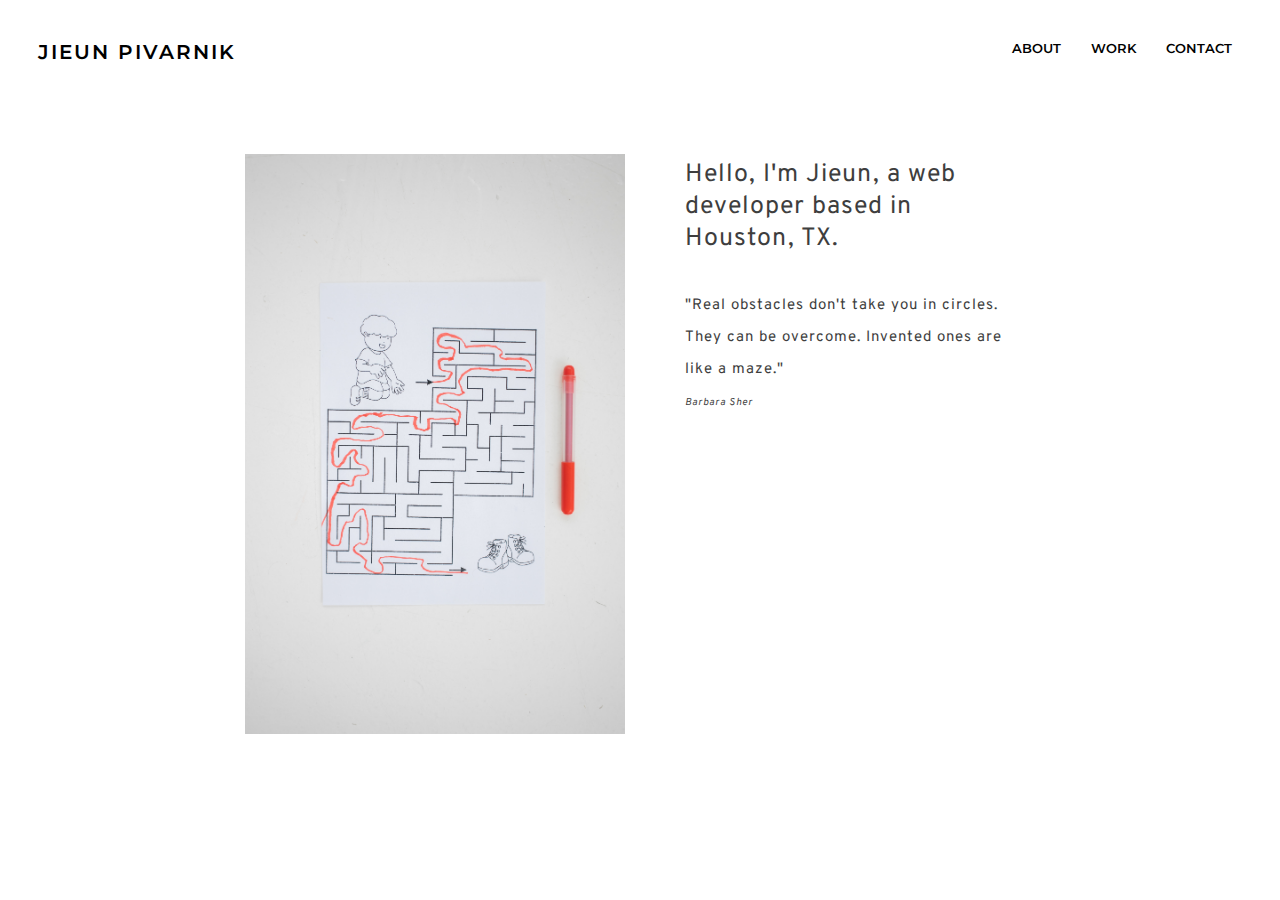
<file: index.html>
<!DOCTYPE html>
<html lang="en">
<head>
    <meta charset="UTF-8">
    <meta http-equiv="X-UA-Compatible" content="IE=edge">
    <meta name="viewport" content="width=device-width, initial-scale=1.0">
    <title>JIEUN PIVARNIK</title>
    <link rel="stylesheet" href="style.css">
    <script defer src="script.js"></script>
</head>

<body>
    <header>
        <div><a href="index.html">JIEUN PIVARNIK</a></div>
        <nav class = "flex-container">
            <div><a href="about.html">ABOUT</a></div>
            <div><a href="work.html">WORK</a></div>
            <div><a href="contact.html">CONTACT</a></div>
        </nav> 
    </header>
    <section class = "main flex-container">
        <img class="format" src="img/main1.jpg" alt="image">
        <div id = "main-text" class = "main-text format">
            <p class = "animate" >Hello, I'm Jieun, a web developer based in Houston, TX. <br><br>
                <span id = "quote" class = "animate2">"Real obstacles don't take you in circles. They can be overcome. Invented ones are like a maze." <br> <i style = "font-size: 10px;">Barbara Sher</i> </span> </p>
                
        </div>
</body>
</html>
</file>
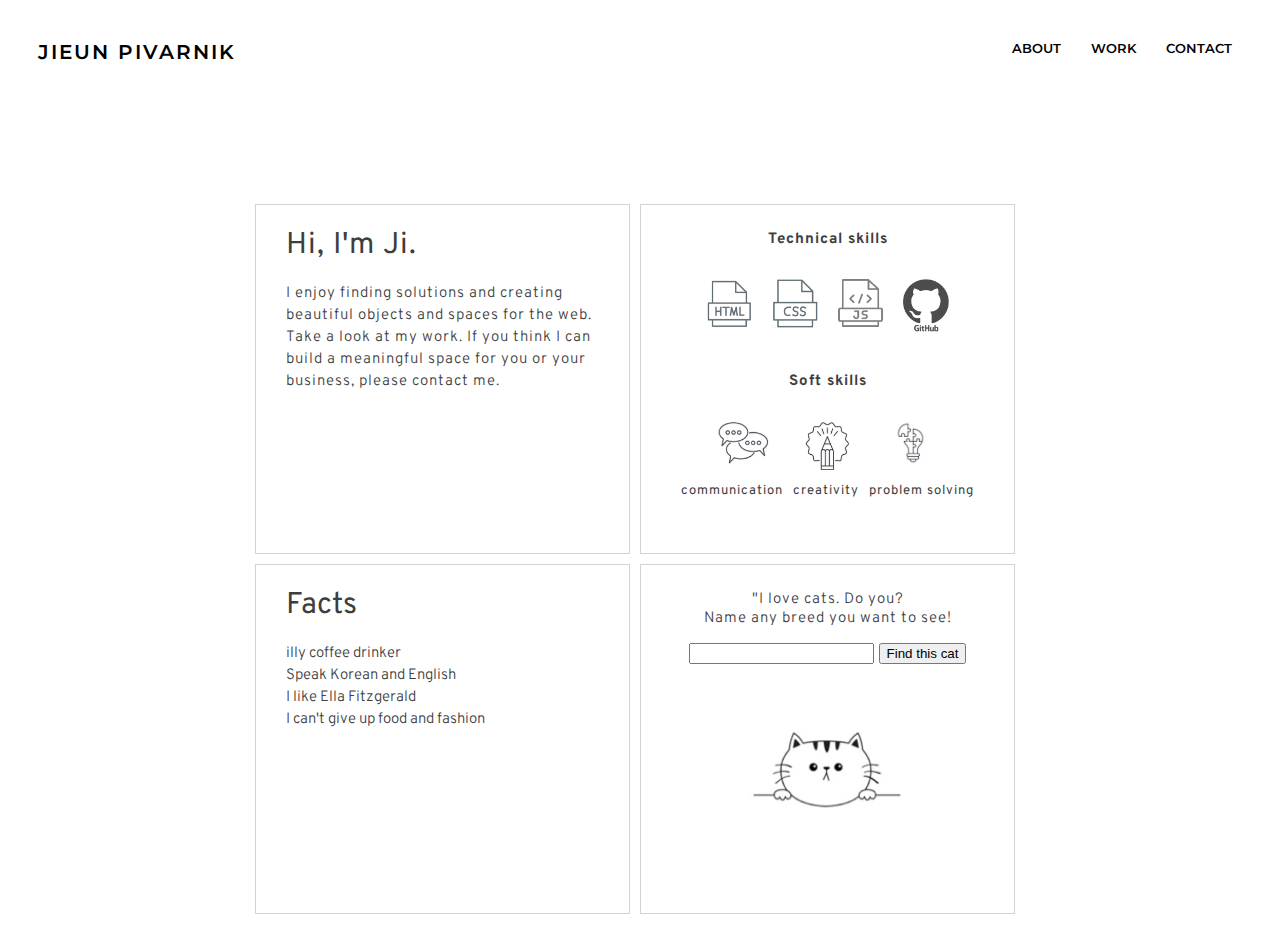
<file: about/index.html>
<!DOCTYPE html>
<html lang="en">
<head>
    <meta charset="UTF-8">
    <meta http-equiv="X-UA-Compatible" content="IE=edge">
    <meta name="viewport" content="width=device-width, initial-scale=1.0">
    <link rel="stylesheet" href="/css/style.css">
    <script defer src="/js/script.js"></script>
    <title>About Me</title>
</head>
<body>
    <header>
        <div><a href="../index.html">JIEUN PIVARNIK</a></div>
        <nav class = "flex-container">
            <div><a href="/about">ABOUT</a></div>
            <div><a href="/work">WORK</a></div>
            <div><a href="/contact">CONTACT</a></div>
        </nav> 
    </header>
        <section class = "about">
            <div class = "about-box flex-container">
                <p class="format" ><span  style = "font-size: 30px;">Hi, I'm Ji.</span> <br><br><span style = "font-weight: 300;">I enjoy finding solutions and creating beautiful objects and spaces for the web.  Take a look at my work. If you think I can build a meaningful space for you or your business, please contact me.</span>
                </p>

                 <div class = "skills format">
                    <h3 style = "font-size: 15px;">Technical skills</h3>
                    <div class = "tech-skills" >
                        <img src="/img/html.png" alt="">
                        <img src="/img/css.png" alt="">
                        <img src="/img/js.png" alt="">
                        <img src="/img/github.png" alt="">
                    </div>
                    <h3 style = "font-size: 15px;">Soft skills</h3>
                    <div class = "soft-skills">
                    
                        <img src="/img/communication.png" alt=""> 
                        <img src="/img/creativity.png" alt="">
                        <img src="/img/solving.png" alt="">
                    </div>
                    <div class = "text">
                        <p>communication</p>
                        <p>creativity</p>
                        <p>problem solving</p>
                    </div>
                </div>
            </div>      
           
            <div class="about-box flex-container">
                <p><span style = "font-size: 30px;">Facts</span><br> <br><span style= font-weight:300;>illy coffee drinker<br>Speak Korean and English <br>I like Ella Fitzgerald <br>I can't give up food and fashion </span></p>
                
    
                <div class = "interest format">
                    <p style="font-weight:300;">"I love cats. Do you? <br> Name any breed you want to see! </p>
                    <input type="text">
                    <button>Find this cat</button><br>
                    <img id = "cat-pic" src="/img/cat.png" alt="cat image">
                </div>

            </div>
            


            
            
            
        </section>
       
</body>
</html>
</file>
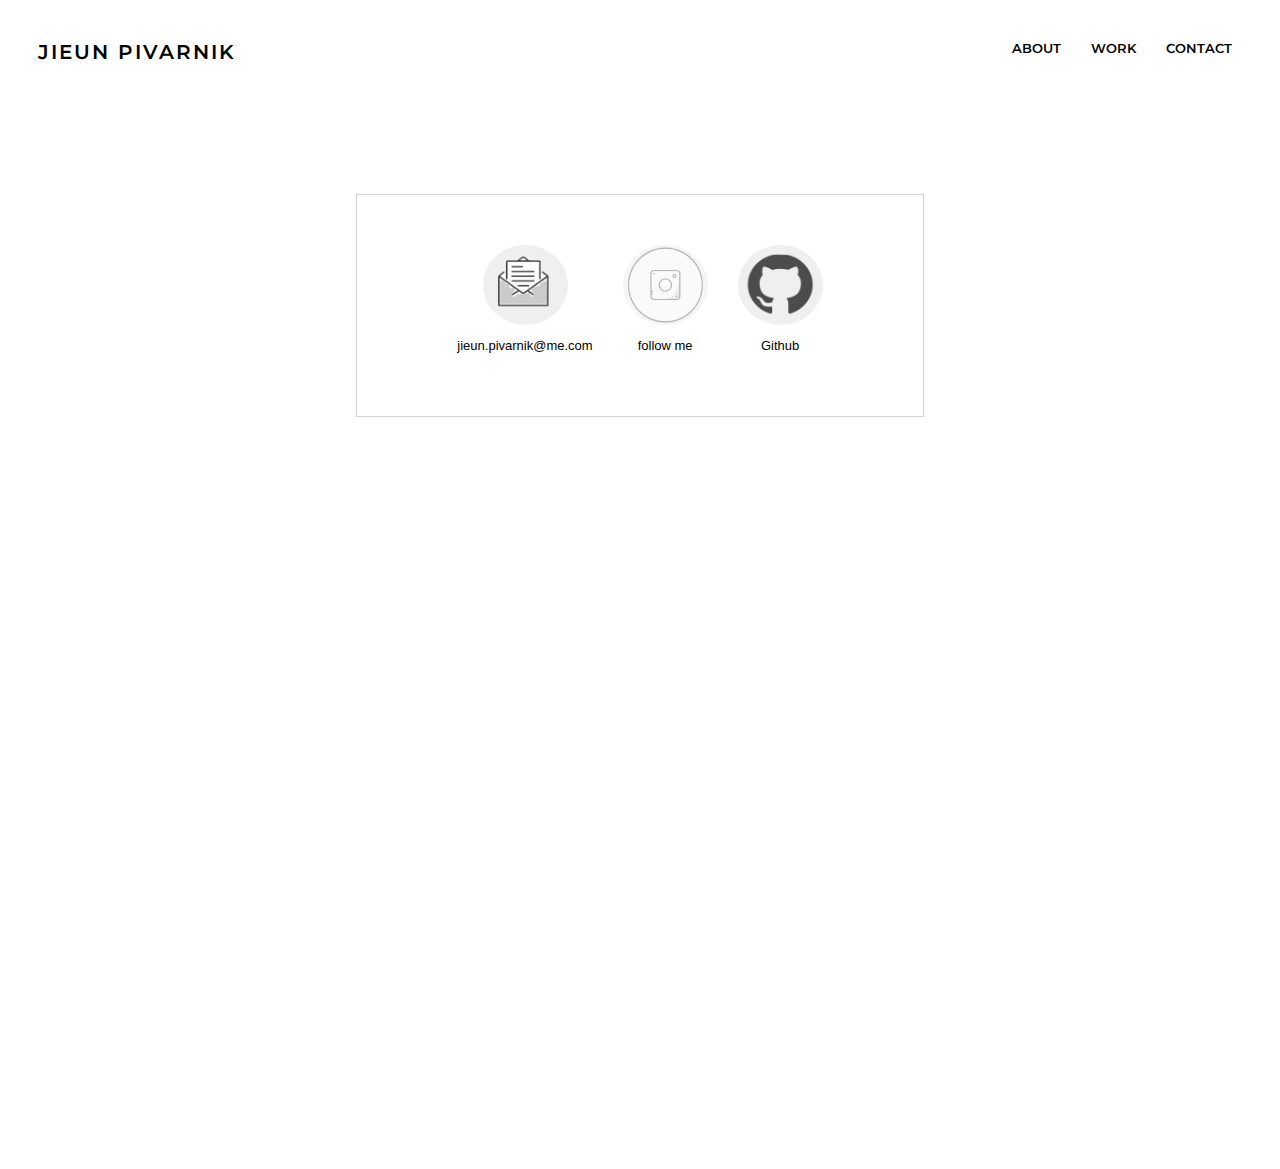
<file: contact/index.html>
<!DOCTYPE html>
<html lang="en">
<head>
    <meta charset="UTF-8">
    <meta http-equiv="X-UA-Compatible" content="IE=edge">
    <meta name="viewport" content="width=device-width, initial-scale=1.0">
    <link rel="stylesheet" href="/css/style.css">
    <!-- <script defer src="js/script.js"></script> -->
    <title>My Work</title>
</head>
<body>
    <header>
        <div><a href="../index.html">JIEUN PIVARNIK</a></div>
        <nav class = "flex-container">
            <div><a href="/about">ABOUT</a></div>
            <div><a href="/work">WORK</a></div>
            <div><a href="/contact">CONTACT</a></div>
        </nav> 
    </header>
    
    <!-- <div class = "catagory">CONTACT</div> -->
    <section class = "contact">
        <div class ="box">
            <a href="mailto:jieun.pivarnik@me.com">
                <img id = "icon" src="/img/email.png" alt="email icon" >
                <p>jieun.pivarnik@me.com</p>
            </a>
  
            <a href="instagram.com">
                <img id = "icon" src="/img/instagram.png" alt="instagram icon" >
                <p>follow me</p>
            </a>
            <a href="instagram.com">
                <img id = "icon" src="/img/github_contact.png" alt="instagram icon" >
                <p>Github</p>
            </a>
        </div>
        <iframe id = "form" src="https://docs.google.com/forms/d/e/1FAIpQLSeP73jQRq7Nc16Zvqr_1b-1ed4jGfIySltxOBOuW9Kw4-dvzA/viewform?embedded=true" width="640" height="674" frameborder="0" marginheight="0" marginwidth="0">Loading…</iframe>     
    </section>
   
</body>
</html>
</file>
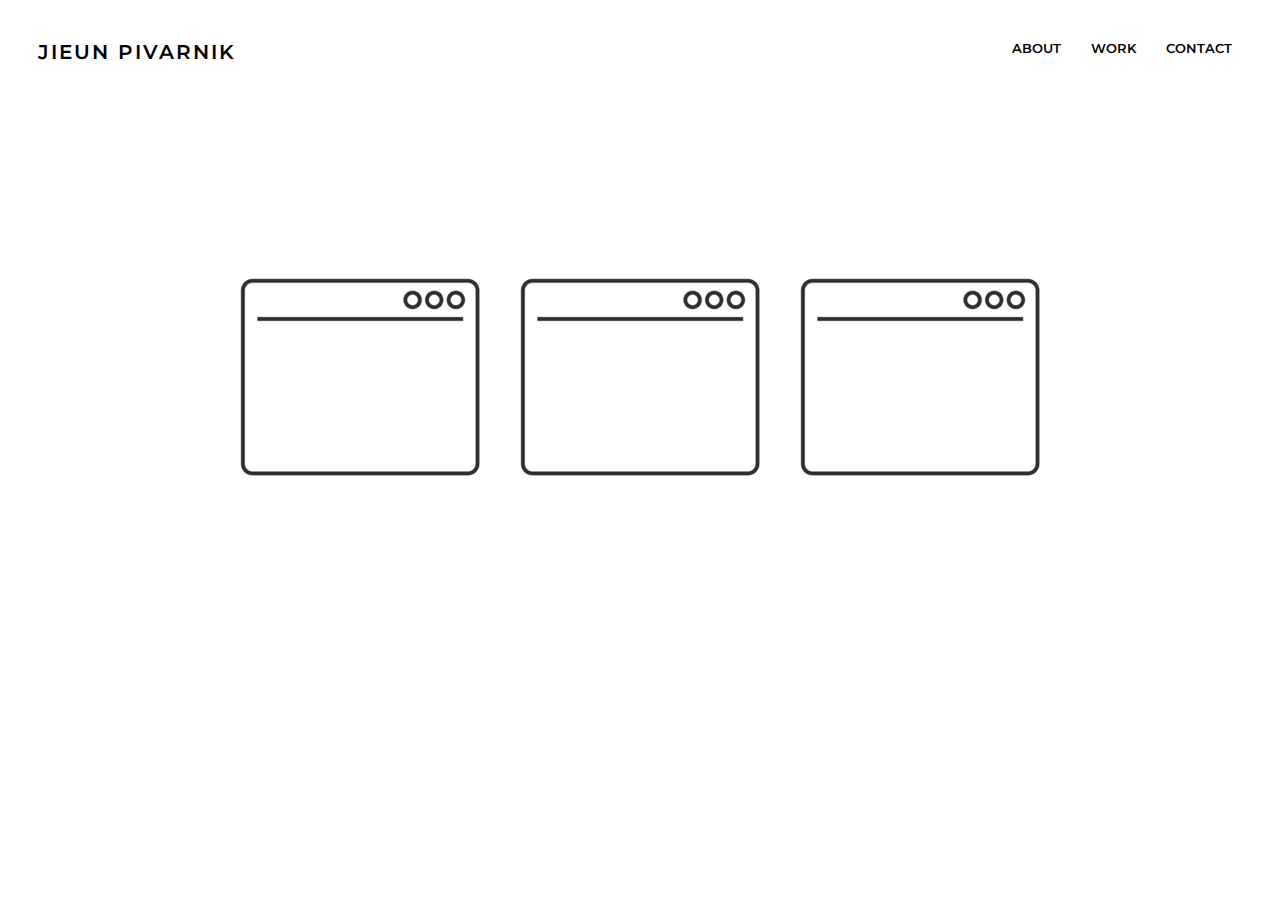
<file: work/index.html>
<!DOCTYPE html>
<html lang="en">
<head>
    <meta charset="UTF-8">
    <meta http-equiv="X-UA-Compatible" content="IE=edge">
    <meta name="viewport" content="width=device-width, initial-scale=1.0">
    <link rel="stylesheet" href="/css/style.css">
    <!-- <script defer src="js/script.js"></script> -->
    <title>My Work</title>
</head>
<body>
    <header>
        <div><a href="../index.html">JIEUN PIVARNIK</a></div>
        <nav class = "flex-container">
            <div><a href="/about/index.html">ABOUT</a></div>
            <div><a href="/work">WORK</a></div>
            <div><a href="/contact">CONTACT</a></div>
        </nav> 
    </header>

        <section class = 'work-preview flex-container'>
          
                <img src="/img/project2.png" alt="">
                <img src="/img/project2.png" alt="">
                <img src="/img/project2.png" alt="">
            
        </section>
</body>
</html>
</file>
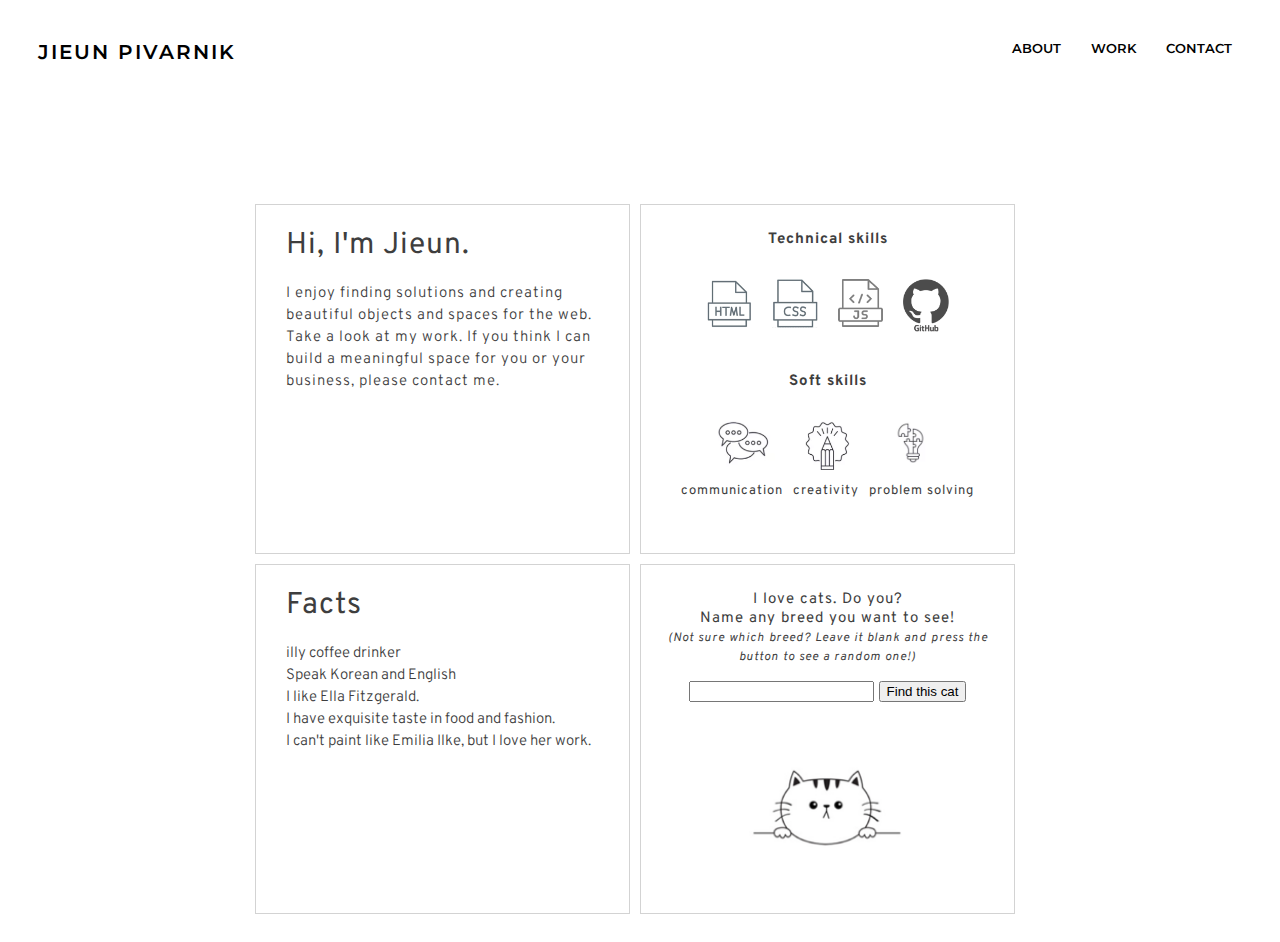
<file: about.html>
<!DOCTYPE html>
<html lang="en">
<head>
    <meta charset="UTF-8">
    <meta http-equiv="X-UA-Compatible" content="IE=edge">
    <meta name="viewport" content="width=device-width, initial-scale=1.0">
    <link rel="stylesheet" href="style.css">
    <script defer src="script.js"></script>
    <title>About</title>
</head>
<body>
    <header>
        <div><a href="index.html">JIEUN PIVARNIK</a></div>
        <nav class = "flex-container">
            <div><a href="about.html">ABOUT</a></div>
            <div><a href="work.html">WORK</a></div>
            <div><a href="contact.html">CONTACT</a></div>
        </nav> 
    </header>
        <section class = "about">
            <div class = "about-box flex-container">
                <p class="format animate" ><span  style = "font-size: 30px;">Hi, I'm Jieun.</span> <br><br><span style = "font-weight: 300;">I enjoy finding solutions and creating beautiful objects and spaces for the web.  Take a look at my work. If you think I can build a meaningful space for you or your business, please contact me.</span>
                </p>
                 <div class = "skills format">
                    <h3 style = "font-size: 15px;">Technical skills</h3>
                    <div class = "tech-skills" >
                        <img src="img/html.png" alt="">
                        <img src="img/css.png" alt="">
                        <img src="img/js.png" alt="">
                        <img src="img/github.png" alt="">
                    </div>
                    <h3 style = "font-size: 15px;">Soft skills</h3>
                    <div class = "soft-skills">
                    
                        <img src="img/communication.png" alt=""> 
                        <img src="img/creativity.png" alt="">
                        <img src="img/solving.png" alt="">
                    </div>
                    <div class = "skill-description">
                        <p>communication</p>
                        <p>creativity</p>
                        <p>problem solving</p>
                    </div>
                </div>
            </div>      
            <div class="about-box flex-container">
                <p><span style = "font-size: 30px; letter-spacing: 1px;">Facts</span><br> <br><span style= font-weight:300;>illy coffee drinker<br>Speak Korean and English <br>I like Ella Fitzgerald. <br>I have exquisite taste in food and fashion.<br>I can't paint like Emilia Ilke, but I love her work.</span></p>
                <div class = "interest format">
                    <p>I love cats. Do you? <br> Name any breed you want to see! <br><span class="format2">(Not sure which breed? Leave it blank and press the button to see a random one!) </span></p>
                    <input type="text">
                    <button>Find this cat</button><br>
                    <img id = "cat-pic" src="img/cat.png" alt="cat image">
                </div>
            </div>           
        </section>
       
</body>
</html>
</file>
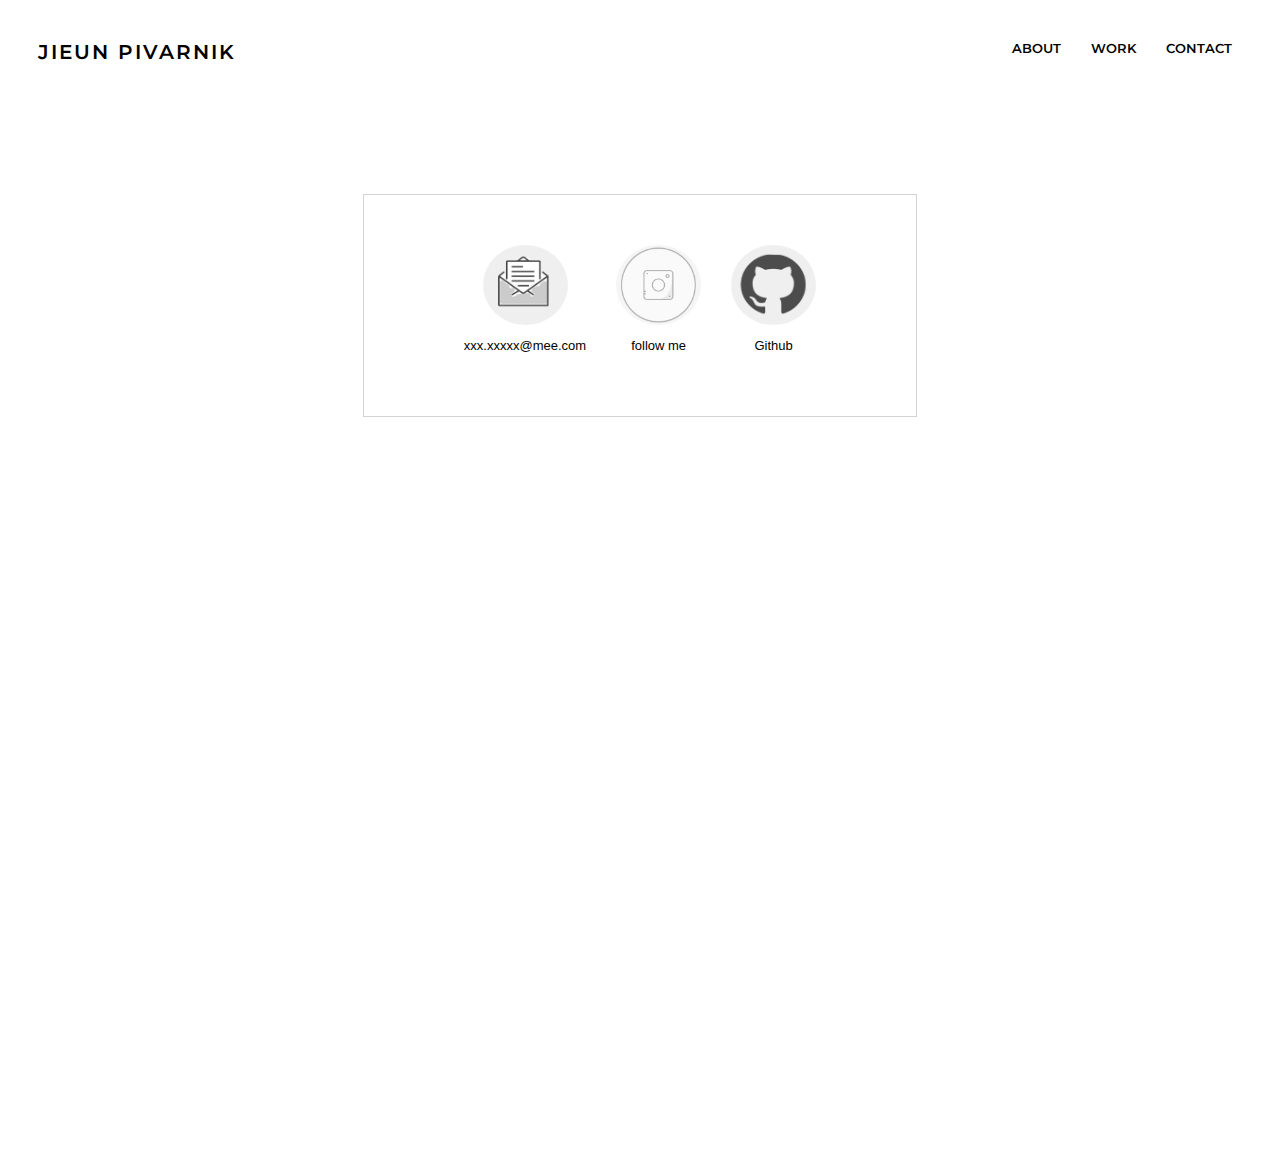
<file: contact.html>
<!DOCTYPE html>
<html lang="en">
<head>
    <meta charset="UTF-8">
    <meta http-equiv="X-UA-Compatible" content="IE=edge">
    <meta name="viewport" content="width=device-width, initial-scale=1.0">
    <link rel="stylesheet" href="style.css">
    <script defer src="script.js"></script>
    <title>Contact</title>
</head>
<body>
    <header>
        <div><a href="index.html">JIEUN PIVARNIK</a></div>
        <nav class = "flex-container">
            <div><a href="about.html">ABOUT</a></div>
            <div><a href="work.html">WORK</a></div>
            <div><a href="contact.html">CONTACT</a></div>
        </nav> 
    </header>

    <section class = "contact">
        <div class ="box">
            <a href="">
                <img id = "icon" src="img/email.png" alt="email icon" >
                <p>xxx.xxxxx@mee.com</p>
            </a>
  
            <a href="">
                <img id = "icon" src="img/instagram.png" alt="instagram icon" >
                <p>follow me</p>
            </a>
            <a href="">
                <img id = "icon" src="img/github_contact.png" alt="instagram icon" >
                <p>Github</p>
            </a>
        </div>
        <iframe id = "form" src="https://docs.google.com/forms/d/e/1FAIpQLSeP73jQRq7Nc16Zvqr_1b-1ed4jGfIySltxOBOuW9Kw4-dvzA/viewform?embedded=true" width="640" height="674" frameborder="0" marginheight="0" marginwidth="0">Loading…</iframe>     
    </section>
   
</body>
</html>
</file>
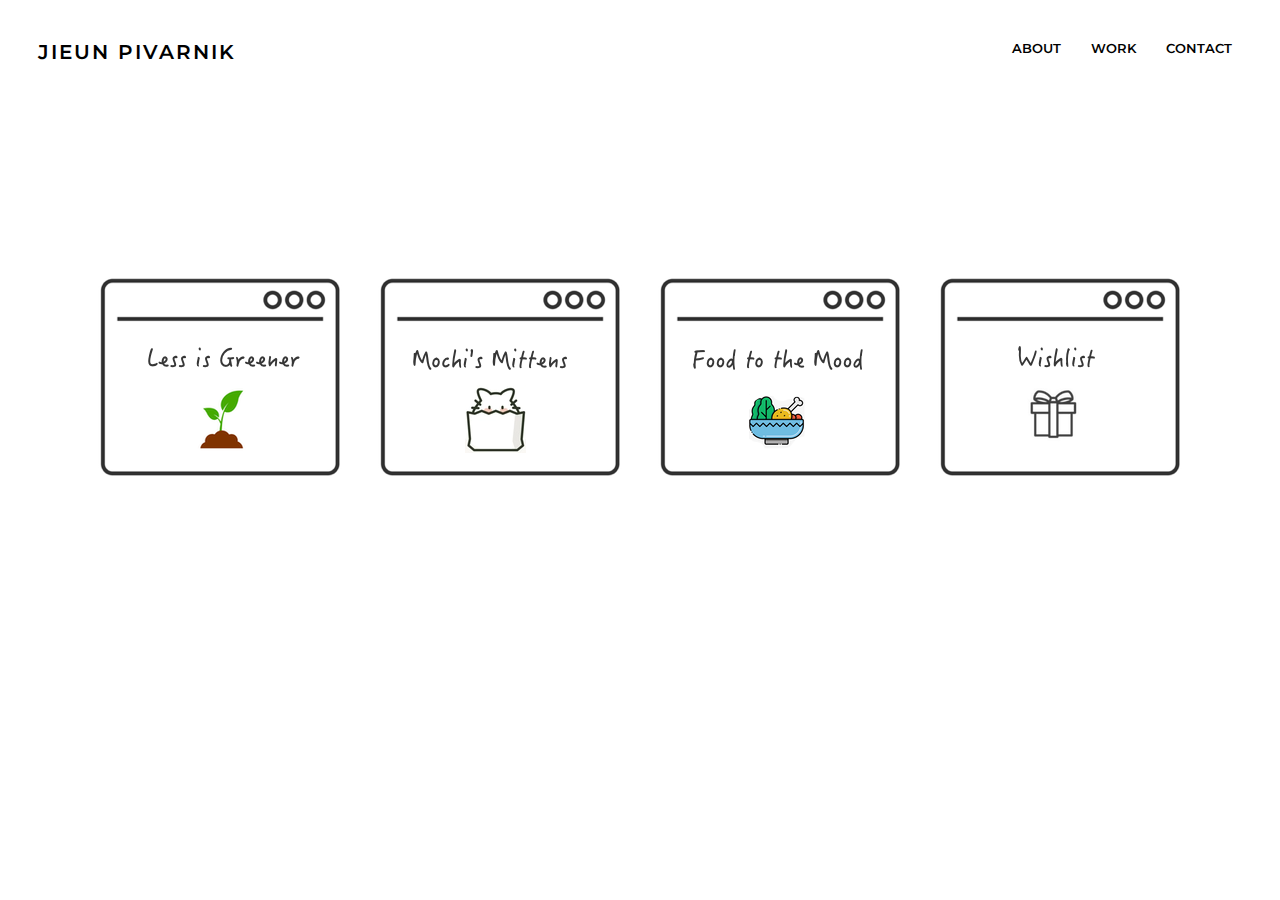
<file: work.html>
<!DOCTYPE html>
<html lang="en">
<head>
    <meta charset="UTF-8">
    <meta http-equiv="X-UA-Compatible" content="IE=edge">
    <meta name="viewport" content="width=device-width, initial-scale=1.0">
    <link rel="stylesheet" href="style.css">
    <script defer src="script.js"></script>
    <title>Work</title>
</head>
<body>
    <header>
        <div><a href="index.html">JIEUN PIVARNIK</a></div>
        <nav class = "flex-container">
            <div><a href="about.html">ABOUT</a></div>
            <div><a href="work.html">WORK</a></div>
            <div><a href="contact.html">CONTACT</a></div>
        </nav> 
    </header>

        <section class = 'work-preview flex-container animate'>
                <img src="img/green_app.png" alt=""onclick="window.location.href='https://less-is-greener.netlify.app/'">
                <img src="img/Mochi_app.png" alt=""onclick="window.location.href='https://mochis-mittens.netlify.app/'">
                <img src="img/food_app.png" alt="" onclick="window.location.href='https://main--food-to-the-mood.netlify.app/'">
                <img src="img/wishlist_app.png" alt="" onclick="window.location.href='https://jp-wishlist-project.herokuapp.com'">
          
            
        </section>
</body>
</html>
</file>
<file: style.css>
@import url('https://fonts.googleapis.com/css2?family=Inconsolata:wght@400;500&family=Montserrat:wght@600&family=Overpass:wght@100;200;300;400&display=swap');
*{
    box-sizing: border-box;
}

/* header */
header > div, .work, .catagory{
    font-family: Montserrat, sans-serif;
    font-size: 20px;
    letter-spacing: 2px;
    font-weight: 600;
}
header{

    display: flex; 
    justify-content: space-between;
    margin: 20px; 
    font-family: Montserrat, sans-serif;
    font-weight: 600;
    font-size: 13px;
}

/* flex container and format  */
.flex-container{
    display: flex;
    justify-content: center; 
}
.flex-container > div, header > div{
    padding: 10px;
    margin: 10px 10px 0 0; 
}
.format{
    font-family: Overpass, sans-serif;
    color: #3e3e3e; 
    width: 400px; 
    height: 600px;
    padding: 10px; 
    margin: 50px 20px 50px; 
    font-size: 25px; 
    letter-spacing: 1px;
}

/* Main page contents */

.main-text{
    display: flex; 
    flex-direction: column;
    justify-content: space-between;
}
.main-text > p{
    padding: 20px;
}
#text, #quote {
    font-size: 15px;
}

/* About, Skills */
.about{
    font-family: Overpass, sans-serif;monospace; 
    color: #3e3e3e; 
    font-size: 18px;
    font-weight: 400;
    margin: 100px 0 0 0;
    padding: 20px;
}
.about-box > p{
    font-size: 15px;
    border: 1px solid lightgrey;
    margin: 10px 10px 0 0;
    width: 375px; 
    height: 350px;
    padding: 30px;
    line-height: 22px;  
    
}
.skills{
    border: 1px solid lightgrey;
    margin: 10px 10px 0 0;
    width: 375px; 
    height: 350px;
}
.tech-skills{
    display: flex;
    justify-content:center;
    gap: 20px; 
    margin: 30px 0 40px 0;
}
.soft-skills{
    display: flex;
    justify-content: center;
    gap: 20px; 
    margin: 30px 0 0 0; 
}
.tech-skills > img{
    width: 13%;
    height: 13%;
}

.soft-skills > img{
    width: 18%;
    height: 18%;
}
.skill-description{
    margin: 0 0 40px 0;
    display: flex;
    gap: 10px;
    font-size: 13px;
    justify-content: center;
}

h3, .interest >p{
    text-align: center;
   
}
.interest{
    margin: 10px; 
    width: 375px;
    height: 350px;
    border: 1px solid lightgrey;
    font-size: 15px;
    text-align: center;
}

#icon{
    width: 85px; 
    height: 80px; 
    border-radius: 100%;
}
.box > a {
    font-family: Arial, Helvetica, sans-serif;
    font-size: 13px;
    color: black;
    display: flex; 
    flex-direction: column;
    align-items: center;
    
}
.box{
    border: 1px solid lightgrey;
    padding: 50px 100px;
    margin: 0 0 50px 0; 
    display: flex;
    justify-content: center;
    gap: 30px;
}

#cat-pic{
    margin: 20px;
    padding: 10px;
    width: 50%;
    height: auto; 
}
.format2{
    font-size: 12px; 
    font-style: italic;
}

/* Work page contents */
.work {
    margin: 50px 0 0 0; 
    text-align: center;
}

.work-preview{
    gap: 30px;
    margin: 100px 0px; 
}
.work-preview > img, #fade{
    margin: 100px 0; 
}

#fade {
    width:250px;
    height:200px;
    transition: background-image 1s ease-in-out;
    background-image:url("img/project1.png");
  }
  
#fade:hover {
    background-image:url("img/weather_app.png");
    
}

/* Contact page  */
.contact{
    display: flex;
    flex-direction: column;
    align-items: center;
    margin: 100px 0 0 0;
    padding: 20px;
}
  
/* Link behavior */
a:link{
    text-decoration: none;
    color: black;
}
a:visited {
    color: black;
}

/* Add animation to "page content" Code modified from W3school.com */
  .animate {
    position: relative;
    -webkit-animation-name: animatebottom;
    -webkit-animation-duration: 1s;
    animation-name: animatebottom;
    animation-duration: 1s
  }
  .animate2 {
    position: relative;
    -webkit-animation-name: animatebottom;
    -webkit-animation-duration: 2s;
    animation-name: animatebottom;
    animation-duration: 3s
  }  
  @-webkit-keyframes animatebottom {
    from { bottom:-100px; opacity:0 } 
    to { bottom:0px; opacity:1 }
  }
  
  @keyframes animatebottom { 
    from{ bottom:-100px; opacity:0 } 
    to{ bottom:0; opacity:1 }
  }

/* Media query for mobile phone */
@media screen and (max-width: 600px) {

    header{
        font-size: 11px;
    }
    .flex-container > div, header > div{
        padding: 0;
        
    }
    .main, .work-preview, .about-box{
       
        display: flex; 
        flex-direction: column;
        align-items: center;
        font-size: 20px; 
    }

    .main > img, .main-text{
        margin: 20px;
        width: 90%; 
        height: 90%; 
    }
   
    .about > img{
        width: 15%;
        height: 15%;
    }
    .box{
        margin: 50px 0 0 0; 
        display: block;
        padding: 70px 120px;
    }
    #icon {
    width: 50%;
    height: auto;
   }
    .tech-skills > img{
        width: 13%;
        height: auto;
    }
    
    .soft-skills > img{
        width: 22%;
        height: auto;
    }
    h3{
        font-size: 18px;
    }
    .text{  
        gap: 20px;
    }
    #cat-pic{

        margin: 10px 0 0 0; 
        width: 60%;
        height: auto;
    }
    .work-preview, .about{
        margin: 75px 0 0 0; 
        gap: 0; 
        font-size: 15px; 
    }
    .work-preview >img, #fade{ 
        margin: 20px 0 0 0; 
        /* width: 60%;
        height: 60%; */
    }
    .contact{
        margin: 30px 0 0 0; 
      
    }
    iframe{
        width: 120%
    }

    button{
        color:black;
    }
}
</file>
<file: css/style.css>
@import url('https://fonts.googleapis.com/css2?family=Inconsolata:wght@400;500&family=Montserrat:wght@600&family=Overpass:wght@100;200;300;400&display=swap');
*{
    box-sizing: border-box;
}

/* header */
header > div, .work, .catagory{
    font-family: Montserrat, sans-serif;
    font-size: 20px;
    letter-spacing: 2px;
    font-weight: 600;
}
header{

    display: flex; 
    justify-content: space-between;
    margin: 20px; 
    font-family: Montserrat, sans-serif;
    font-weight: 600;
    font-size: 13px;
}
/* flex container  */
.flex-container{
    display: flex;
    justify-content: center; 
}
.format{
    font-family: Overpass, sans-serif;
    color: #3e3e3e; 
    width: 400px; 
    height: 600px;
    padding: 10px; 
    margin: 50px 20px 50px; 
    font-size: 25px; 
    letter-spacing: 1px;
}

.flex-container > div, header > div{
    padding: 10px;
    margin: 10px 10px 0 0; 
}

.catagory, .work {
    margin: 50px 0 0 0; 
    text-align: center;
}

.main-text{
    display: flex; 
    flex-direction: column;
    justify-content: space-between;
    padding: 30px; 
}

#text, #quote {
    font-size: 15px;
}

.about-box > p{
    font-size: 15px;
    border: 1px solid lightgrey;
    margin: 10px 10px 0 0;
    width: 375px; 
    height: 350px;
    padding: 30px;
    line-height: 22px;  
    
}
.work-preview{
    gap: 30px;
    margin: 100px 0px; 
}
.work-preview > img{
    margin: 100px 0; 
}
.about{
    font-family: Overpass, sans-serif;monospace; 
    color: #3e3e3e; 
    font-size: 18px;
    font-weight: 400;
    margin: 100px 0 0 0;
    padding: 20px;
   
}

.skills{
    border: 1px solid lightgrey;
    margin: 10px 10px 0 0;
    width: 375px; 
    height: 350px;
}
.tech-skills{
    display: flex;
    justify-content:center;
    gap: 20px; 
    margin: 30px 0 40px 0;

}

.soft-skills{
    display: flex;
    justify-content: center;
    gap: 20px; 
    margin: 30px 0 0 0; 
}
.tech-skills > img{
    width: 13%;
    height: 13%;
}

.soft-skills > img{
    width: 18%;
    height: 18%;
}
.text{
    margin: 0 0 40px 0;
    display: flex;
    gap: 10px;
    font-size: 13px;
    justify-content: center;
}
h3, .interest >p{
    text-align: center;
   
}
.interest{
    margin: 10px; 
    width: 375px;
    height: 350px;
    border: 1px solid lightgrey;
    font-size: 15px;
    text-align: center;
}

#icon{
    width: 85px; 
    height: 80px; 
    border-radius: 100%;
}
.box > a {
    font-family: Arial, Helvetica, sans-serif;
    font-size: 13px;
    color: black;
    display: flex; 
    flex-direction: column;
    align-items: center;
    
}
.contact{
    margin: 100px 0 0 0;
    padding: 20px;
    /* border: 1px solid lightgrey; */
}
.box{
    border: 1px solid lightgrey;
    padding: 50px 100px;
    margin: 0 0 50px 0; 
    display: flex;
    justify-content: center;
    gap: 30px;

    
}
a:link{
    text-decoration: none;
    color: black;
}
a:visited {
    color: black;
  }

#cat-pic{
    margin: 20px;
    padding: 10px;
    width: 50%;
    height: auto; 
}
.contact{
    display: flex;
    flex-direction: column;
    align-items: center;
}
/* Media query for mobile phone */
@media screen and (max-width: 600px) {

    header{
        font-size: 11px;
    }
   
    .flex-container > div, header > div{
        padding: 0;
        
    }

    .main, .work-preview, .about-box{
       
        display: flex; 
        flex-direction: column;
        align-items: center;
        font-size: 20px; 
        
    }

    .main > img, .main-text{
        margin: 20px;
        width: 90%; 
        height: 90%; 
    }
    .work-preview, .about{
        margin: 75px 0 0 0; 
        gap: 0; 
        font-size: 15px; 
    }
    .work-preview >img{ 
        margin: 20px 0 0 0; 
        width: 60%;
        height: 60%;
    }
    #cat-pic{

        margin: 10px 0 0 0; 
        width: 80%;
        height: auto;
    }
   
    .about > img{
        width: 15%;
        height: 15%;
    }
   
    .box{
        margin: 50px 0 0 0; 
        display: block;
        padding: 70px 120px;
    }
#icon {
    width: 50%;
    height: auto;
   }
    .tech-skills > img{
        width: 13%;
        height: auto;
    }
    
    .soft-skills > img{
        width: 22%;
        height: auto;
    }
    h3{
        font-size: 18px;
    }
    .text{  
        gap: 20px;
    }
    .contact{
        margin: 30px 0 0 0; 
      
    }
    iframe{
        width: 120%
    }
}
</file>
